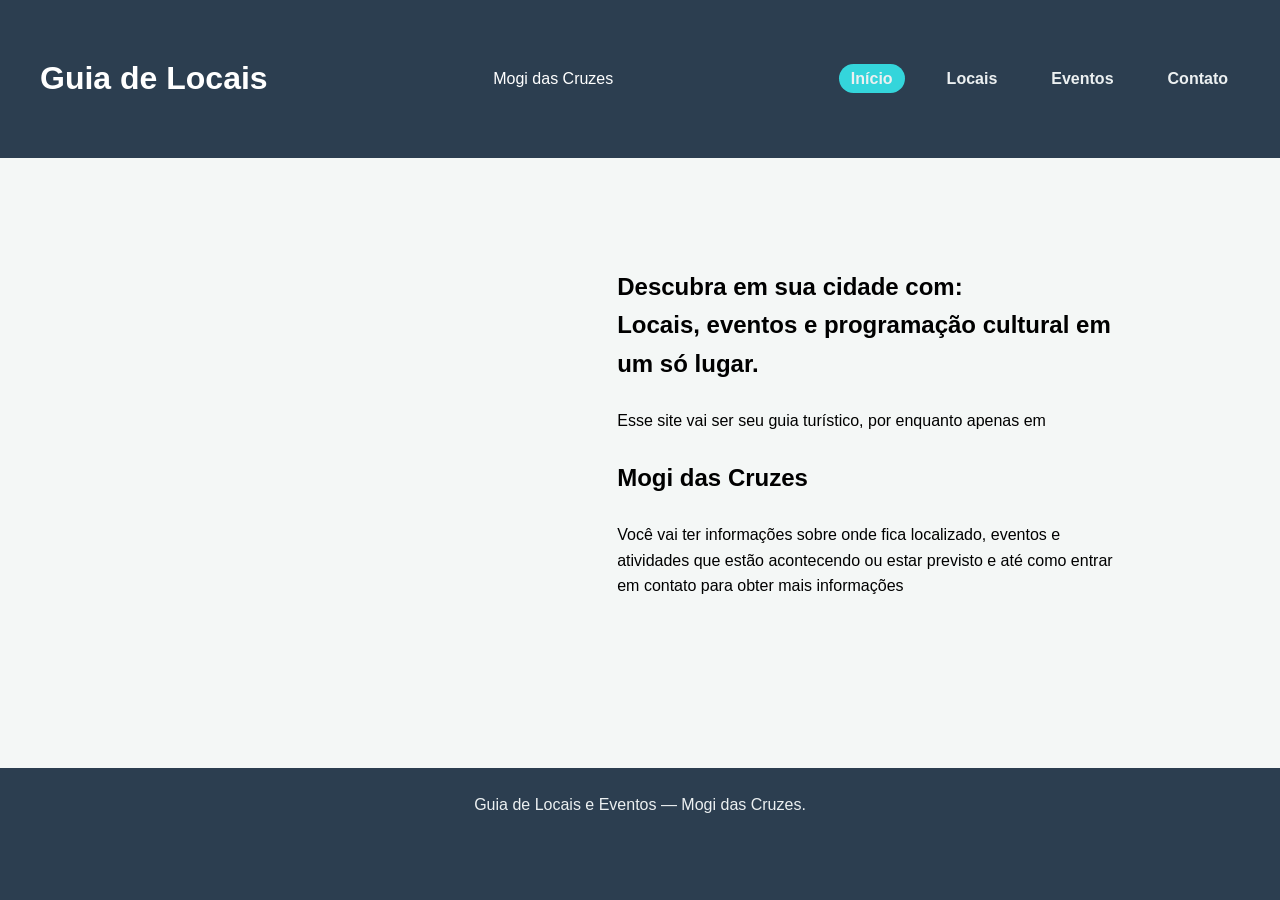
<file: index.html>
<!DOCTYPE html>
<html lang="pt-BR">
<head>
    <meta charset="UTF-8">
    <meta name="viewport" content="width=device-width, initial-scale=1.0">
    <title>Guia de Locais - Mogi das Cruzes</title>
    <link rel="stylesheet" href="estilo.css">
</head>
<body>
    <header>
            <h1>Guia de Locais</h1>
            <span>Mogi das Cruzes</span>
        
        <nav>
            <ul>
                <li><a href="index.html" class="ativo">Início</a></li>
                <li><a href="locais.html">Locais</a></li>
                <li><a href="eventos.html">Eventos</a></li>
                <li><a href="contato.html">Contato</a></li>
            </ul>
        </nav>
    </header>

    <main>
            <section>
                <h2>Descubra em sua cidade com:</h2>
                <h2>Locais, eventos e programação cultural em um só lugar.</h2>
            </section>
    

    <p> Esse site vai ser seu guia turístico, por enquanto apenas em</p>
    <h2><strong> Mogi das Cruzes </strong></h2>
    <p>Você vai ter informações sobre onde fica localizado, eventos e atividades que estão acontecendo ou estar previsto e
         até como entrar em contato para obter mais informações</p>

    </main>   
       
    <footer>
        <p>Guia de Locais e Eventos — Mogi das Cruzes.</p>
    </footer>
</body>
</html>
</file>
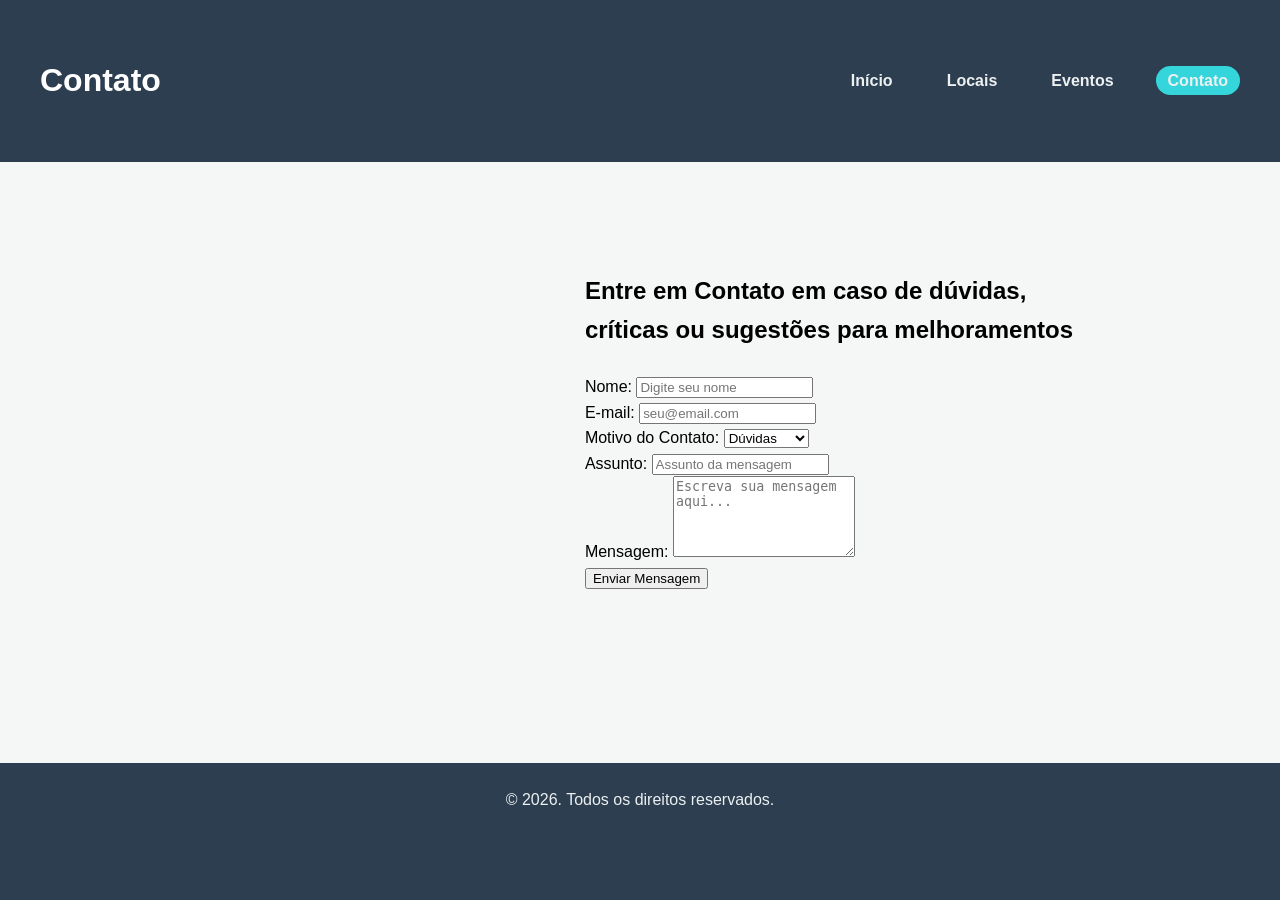
<file: contato.html>
<!DOCTYPE html>
<html lang="pt-BR">
<head>
    <meta charset="UTF-8">
    <meta name="viewport" content="width=device-width, initial-scale=1.0">
    <title>Guia de Locais - Mogi das Cruzes</title>
    <link rel="stylesheet" href="estilo.css">
</head>
<body>
    <header>
            <h1>Contato</h1>
        
        <nav>
            <ul>
                <li><a href="index.html" >Início</a></li>
                <li><a href="locais.html">Locais</a></li>
                <li><a href="eventos.html">Eventos</a></li>
                <li><a href="contato.html" class="ativo">Contato</a></li>
            </ul>
        </nav>
    </header>

    <main>
        <h2>Entre em Contato em caso de dúvidas, críticas ou sugestões para melhoramentos</h2>
        <form action="#" method="post">
            <div class="form-group">
                <label for="nome">Nome:</label>
                <input type="text" id="nome" name="nome" required placeholder="Digite seu nome">
            </div>

            <div class="form-group">
                <label for="email">E-mail:</label>
                <input type="email" id="email" name="email" required placeholder="seu@email.com">
            </div>

            <div class="form-group">
                <label for="motivo">Motivo do Contato:</label>
                <select id="motivo" name="motivo">
                    <option value="duvida">Dúvidas</option>
                    <option value="critica">Críticas</option>
                    <option value="sugestao">Sugestões</option>
                </select>
            </div>

            <div class="form-group">
                <label for="assunto">Assunto:</label>
                <input type="text" id="assunto" name="assunto" required placeholder="Assunto da mensagem">
            </div>

            <div class="form-group">
                <label for="mensagem">Mensagem:</label>
                <textarea id="mensagem" name="mensagem" rows="5" required placeholder="Escreva sua mensagem aqui..."></textarea>
            </div>

            <button type="submit">Enviar Mensagem</button>
        </form>
    </main>

    <footer>
        <p>&copy; 2026. Todos os direitos reservados.</p>
    </footer>

</body>
</html>
</file>
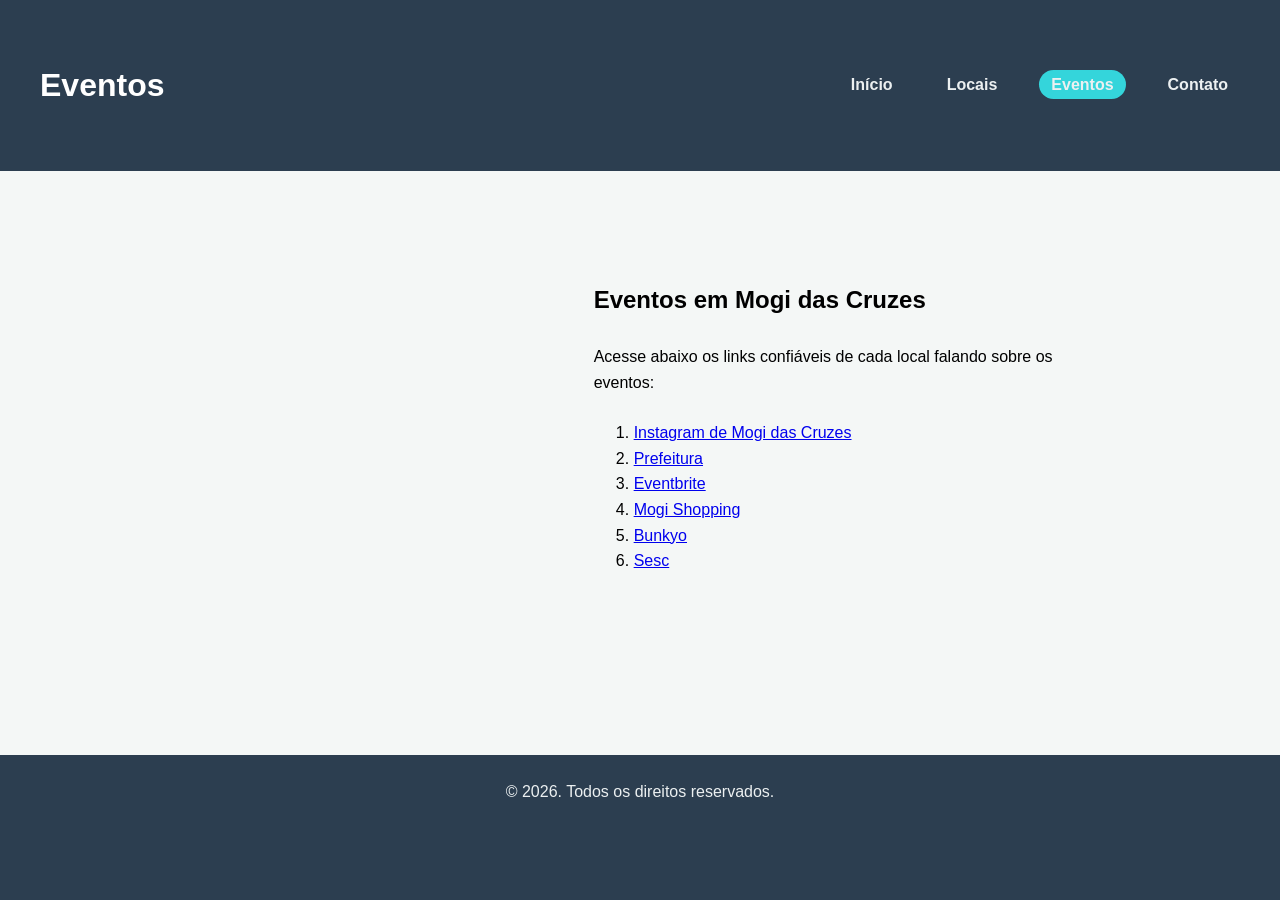
<file: eventos.html>
<!DOCTYPE html>
<html lang="pt-BR">
<head>
    <meta charset="UTF-8">
    <meta name="viewport" content="width=device-width, initial-scale=1.0">
    <title>Guia de Locais - Mogi das Cruzes</title>
    <link rel="stylesheet" href="estilo.css">
</head>
<body>
    <header>
            <h1>Eventos</h1>
        
        <nav>
            <ul>
                <li><a href="index.html">Início</a></li>
                <li><a href="locais.html">Locais</a></li>
                <li><a href="eventos.html" class="ativo">Eventos</a></li>
                <li><a href="contato.html">Contato</a></li>
            </ul>
        </nav>

    </header>

    <main>
        <h2>Eventos em Mogi das Cruzes</h2> 

        <p> Acesse abaixo os links confiáveis de cada local falando sobre os eventos: </p>

        <ol>
            <li><a href="https://www.instagram.com/explore/locations/747964023/mogi-das-cruzes/" target="_blank">Instagram de Mogi das Cruzes</a></li>
            <li><a href="https://www.mogidascruzes.sp.gov.br/agenda-da-cidade/atracoes" target="_blank">Prefeitura</a></li>
            <li><a href="https://www.eventbrite.com.br/d/brazil--mogi-das-cruzes/events/" target="_blank">Eventbrite</a></li>
            <li><a href="https://www.mogishopping.com.br/acontece/" target="_blank">Mogi Shopping</a></li>
            <li><a href="https://bunkyo.org.br/br/noticias-e-eventos/" target="_blank">Bunkyo</a></li>
            <li><a href="https://www.sescsp.org.br/programacao/" target="_blank">Sesc</a></li>
        </ol>

    </main>
      <footer>
        <p>&copy; 2026. Todos os direitos reservados.</p>
    </footer>

</body>
</html>
</file>
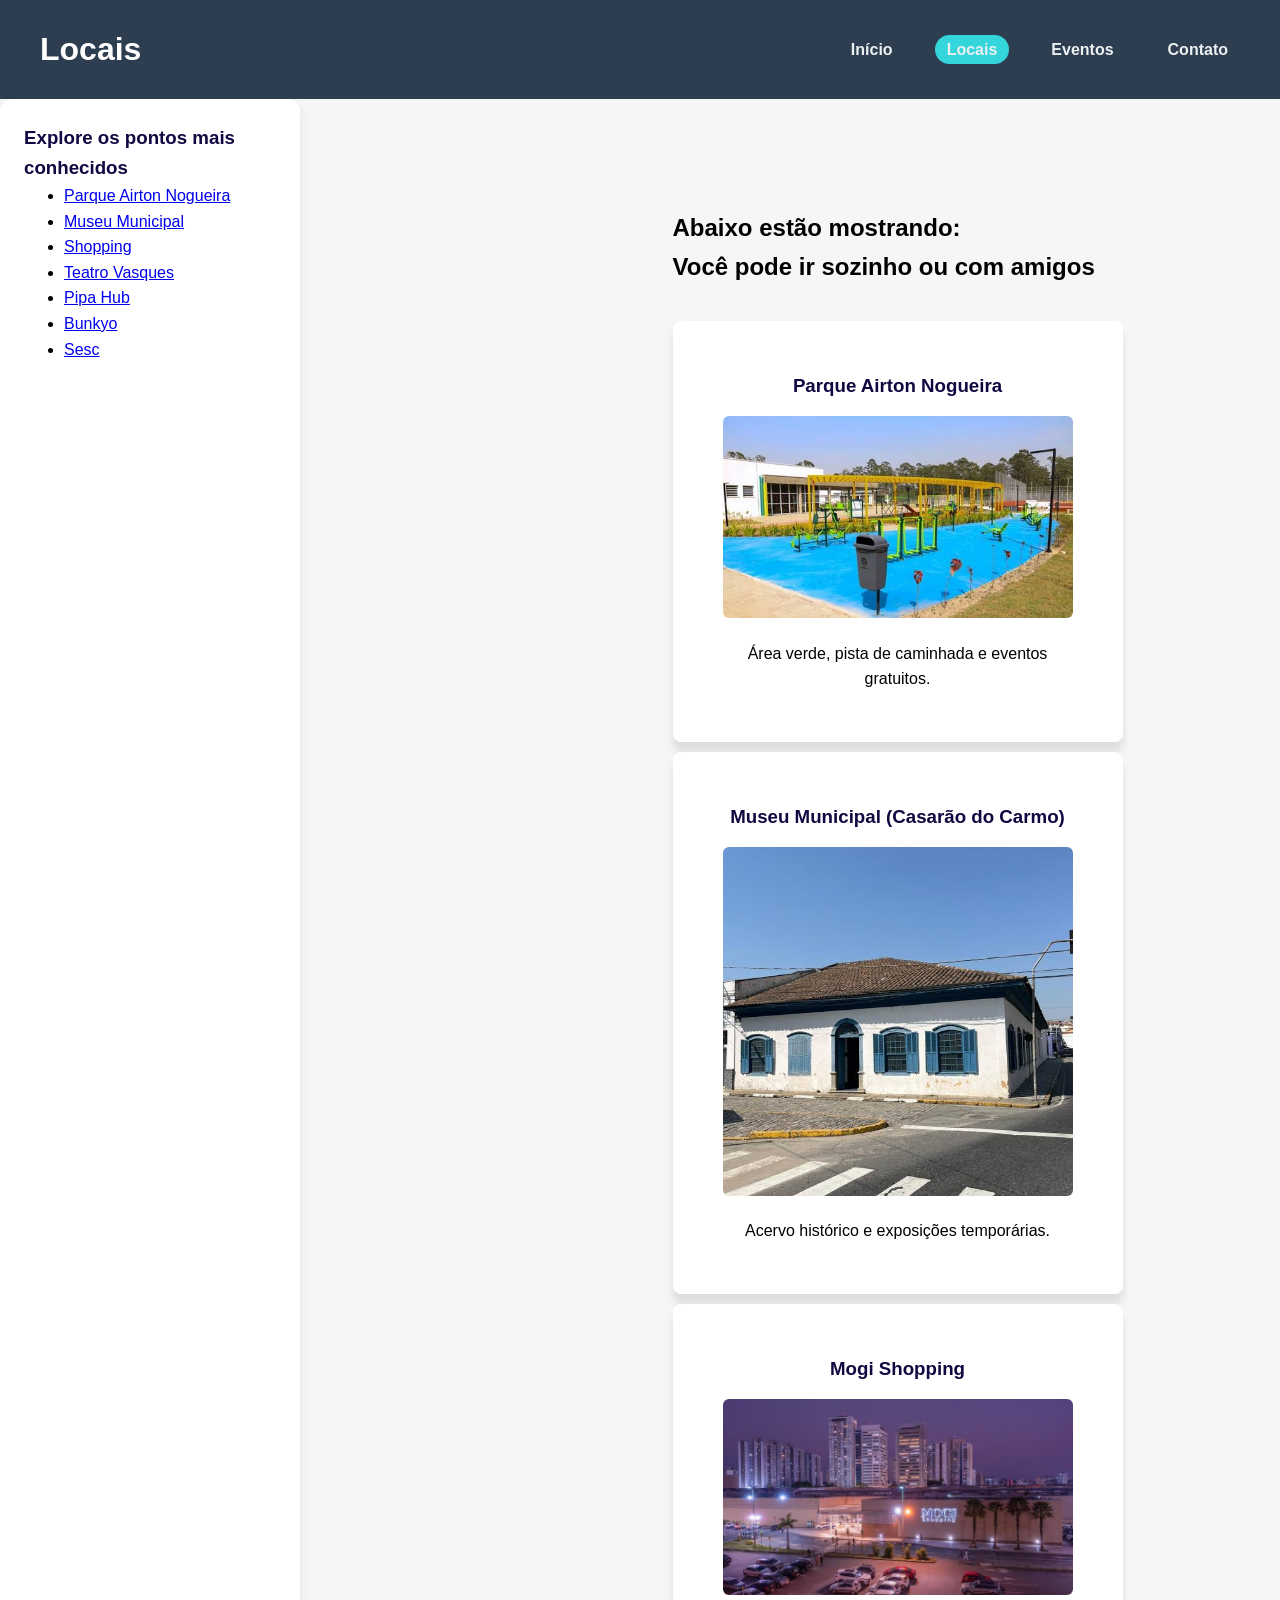
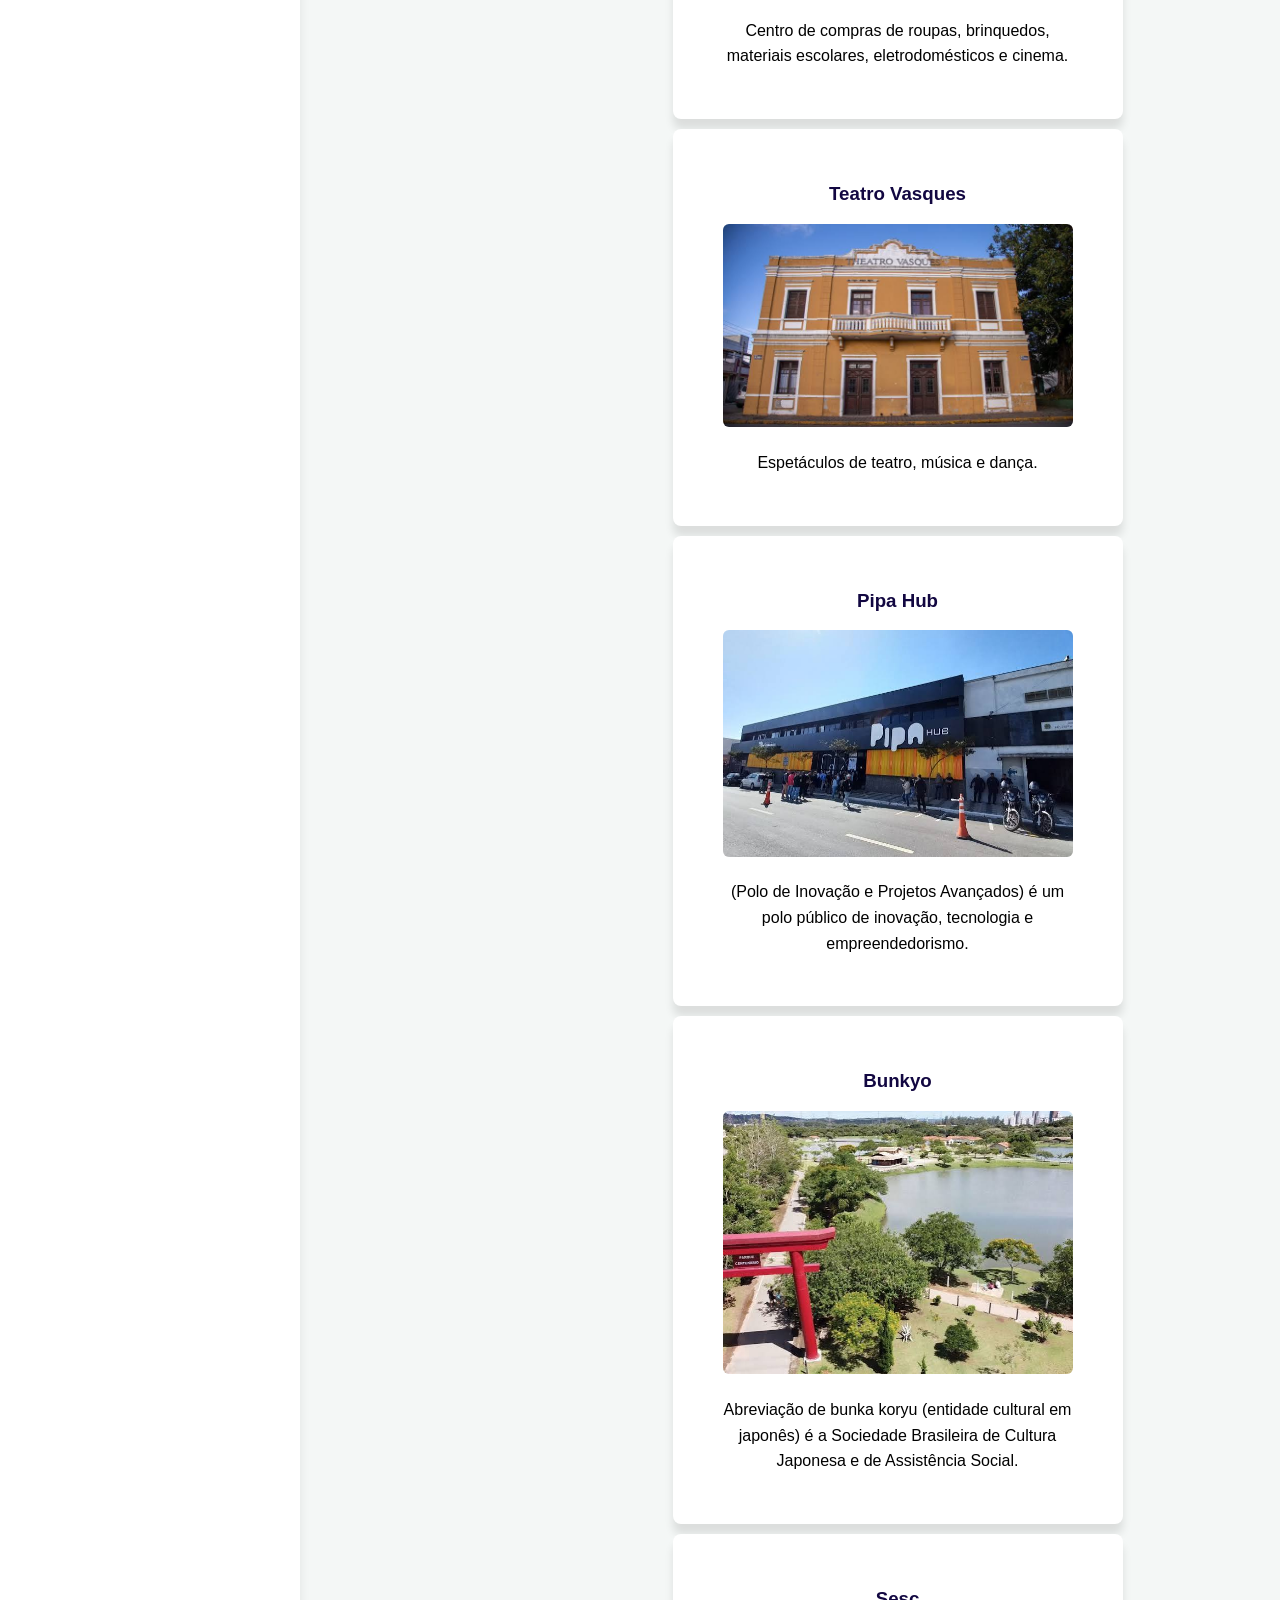
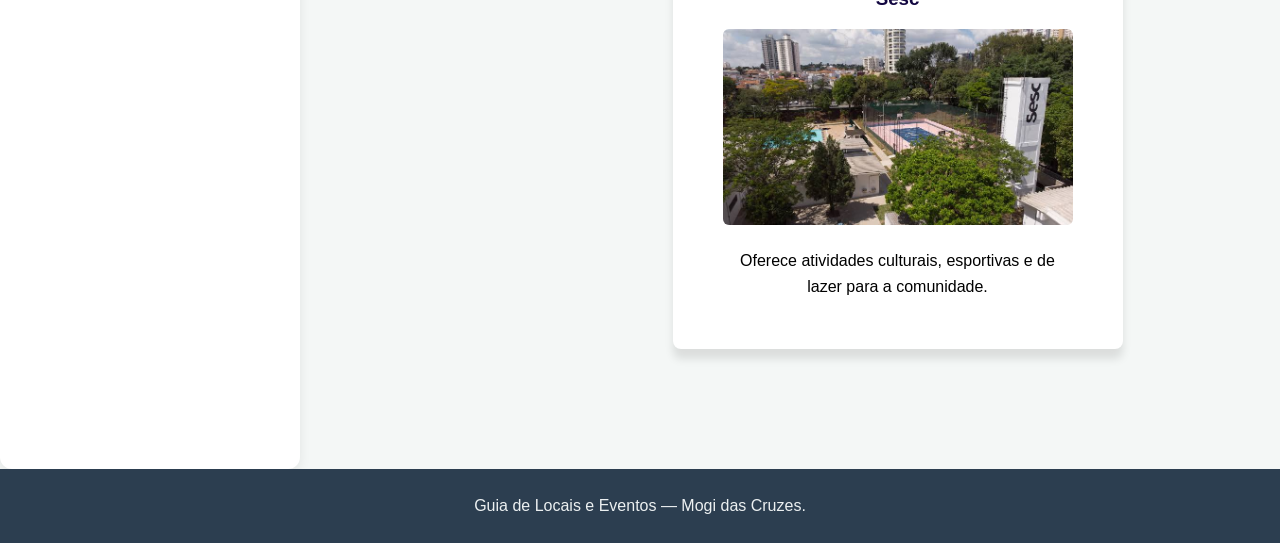
<file: locais.html>
<!DOCTYPE html>
<html lang="pt-BR">
<head>
    <meta charset="UTF-8">
    <meta name="viewport" content="width=device-width, initial-scale=1.0">
    <title>Guia de Locais - Mogi das Cruzes</title>
    <link rel="stylesheet" href="estilo.css">
</head>
<body>
    <header>
            <h1>Locais</h1>
        
        <nav>
            <ul>
                <li><a href="index.html">Início</a></li>
                <li><a href="locais.html"  class="ativo">Locais</a></li>
                <li><a href="eventos.html">Eventos</a></li>
                <li><a href="contato.html">Contato</a></li>
            </ul>
        </nav>
    </header>

    <aside class="card-sidebar">
        <h3> Explore os pontos mais conhecidos</h3>
        <ul>
            <li>
                <a href="https://maps.app.goo.gl/7HidagBXYEjZHHMu8" target="_blank">Parque Airton Nogueira</a>
            </li>   
            <li>
                <a href="https://maps.app.goo.gl/gJutUVUvDSBV1ELp9" target="_blank">Museu Municipal</a>
            </li>
            <li>
            <a href="https://maps.app.goo.gl/VUUf1XR9E4nZGXZ47" target="blank">Shopping</a>
            </li>
            <li>
                <a href="https://maps.app.goo.gl/WFBnLpPks3QQg7oL6" target="_blank">Teatro Vasques</a>
            </li>
            <li>
                <a href="https://maps.app.goo.gl/nY8JQDuq8M1Y7f826" target="blank">Pipa Hub</a>
            </li>
            <li>
                <a href="https://maps.app.goo.gl/bbryhxaoM4icwbRj7" target="_blank">Bunkyo</a>
            </li>
            <li>
                <a href="https://maps.app.goo.gl/A2jGZ8eodLKNEdE36" target="_blank">Sesc</a>
            </li>
        </ul>
</aside>

    <main>
            <section>
                <h2>Abaixo estão mostrando: </h2>
                <h2>Você pode ir sozinho ou com amigos</h2>
            </section>
        
        
        <div class="Explorar">
            <article class="card">
                <div class="card-body">
                    <h3 class="card-title">Parque Airton Nogueira</h3>
                    <img src="parque_airton.jpg" alt="parque airton">
                    <p>Área verde, pista de caminhada e eventos gratuitos.</p>
                </div>
            </article>

            <article class="card">
                <div class="card-body">
                    <h3 class="card-title">Museu Municipal (Casarão do Carmo)</h3>
                    <img src="museu_municipal.jpg" alt="museu municipal">
                    <p>Acervo histórico e exposições temporárias.</p>
                </div>
            </article>

             <article class="card">
                <div class="card-body">
                    <h3 class="card-title">Mogi Shopping</h3>
                    <img src="mogi_shopping.jpg" alt="mogi shopping">
                    <p>Centro de compras de roupas, brinquedos, materiais escolares, eletrodomésticos e cinema.</p>
                </div>
            </article>

            <article class="card">
                <div class="card-body">
                    <h3 class="card-title">Teatro Vasques</h3>
                    <img src="teatro_vasques.jpg" alt="teatro vasques">
                    <p>Espetáculos de teatro, música e dança.</p>
                </div>
            </article>

             <article class="card">
                <div class="card-body">
                    <h3 class="card-title">Pipa Hub</h3>
                    <img src="pipa_hub.jpg" alt="pipa hub">
                    <p> (Polo de Inovação e Projetos Avançados) é um polo público de inovação, tecnologia e empreendedorismo.</p>
                    
                </div>
            </article>

            <article class="card">
                <div class="card-body">
                    <h3 class="card-title">Bunkyo</h3>
                    <img src="bunkyo.jpg" alt="bunkyo">
                    <p> Abreviação de bunka koryu (entidade cultural em japonês) é a Sociedade Brasileira de Cultura Japonesa e de Assistência Social.</p>
                    
                </div>
            </article>

            <article class="card">
                <div class="card-body">
                    <h3 class="card-title">Sesc</h3>
                    <img src="sesc.jpg" alt="sesc">
                    <p>Oferece atividades culturais, esportivas e de lazer para a comunidade.</p>
                </div>
            </article>
        </div>
    </main>

        <footer>
            <p>Guia de Locais e Eventos — Mogi das Cruzes.</p>
        </footer>
</body>
</html>
</file>
<file: estilo.css>
*  {
    box-sizing: border-box;
    margin: 0;
    padding: 80;
}

body {
    font-family: Arial, sans-serif;
    line-height: 1.6;
    color: #000000;
    background-color: #f4f7f6;
    padding-bottom: 40px;
    display: grid;
    grid-template-areas: 
    "topo topo"
    "menu conteudo"
    "rodape rodape";
}

.card-sidebar {
  background-color: #ffffff; 
  border-radius: 12px;        /* Bordas arredondadas */
  padding: 24px;              /* Espaçamento interno */
  box-shadow: 0 4px 12px rgba(0, 0, 0, 0.08); /* Sombra */
  max-width: 300px;           /* Defina uma largura máxima adequada */
  height: auto;        /* Mantém a caixa no tamanho do conteúdo */
}

header {
    grid-area: topo;
    background-color: #2c3e50;
    color: #fff;
    padding: 1.5rem 40px;
    display: flex;
    justify-content: space-between;
    align-items: center;
    flex-wrap: wrap;
}


nav ul {
    list-style: none;
    display: flex;
    gap: 30px;
    margin: 0px;
    padding: 0px;

}

/* Guias */
nav a {
    color: #ecf0f1;
    text-decoration: none;
    font-weight: bold;
    padding: 6px 12px;
    border-radius: 40px;
    transition: background-color 0.2s;
}

nav a:hover, nav a.ativo {
    background-color: #34d5db;
}

h1 {
    color:#ffffff;
}

h3 {
    color: rgb(18, 7, 65);
}


/* 1.Documento ocupa toda altura tela */
html, body {
    height: 100%;
    margin: 0;
    padding: 0;
}

main {
    grid-area: conteudo;
    flex: 1; /* Empurra o rodapé para baixo */
    max-width: 600px;
    margin: 60px auto;
    text-align: left;
    padding: 50px;
    display: flex;
    flex-direction: column;
    gap: 25px;
}

article img {
    width: 100%;
    height: 200%;
    object-fit: cover;
    border-radius: 6px;
    margin: 15px 0;
}

article {
    max-width: 400px;
    margin: 10px auto;
    background: #ffffff;
    text-align: center;
    padding: 50px;
    border-radius: 8px;
    box-shadow: 0 10px 8px rgba(0,0,0,0.1);
}

/* Transforma o container em flexbox para alinhar os cards lado a lado */
.cards-container {
    display: flex;
    justify-content: left; 
    gap: 20px;            
    flex-wrap: wrap;         
    max-width: 1200px;      
    margin: 0 auto;          
    padding: 20px;
}



/* Garante que os cards tenham um tamanho flexível ou fixo */
.card {
    flex: 1;                 
    min-width: 450px;       
    max-width: 350px;       
}

/* Rodapé */
footer {
    grid-area: rodape;
    background-color: #2c3e50; /* A mesma cor do topo */
    color: #ecf0f1;
    text-align: center;
    padding: 1.5rem 0;
    width: 100%;
}
</file>
